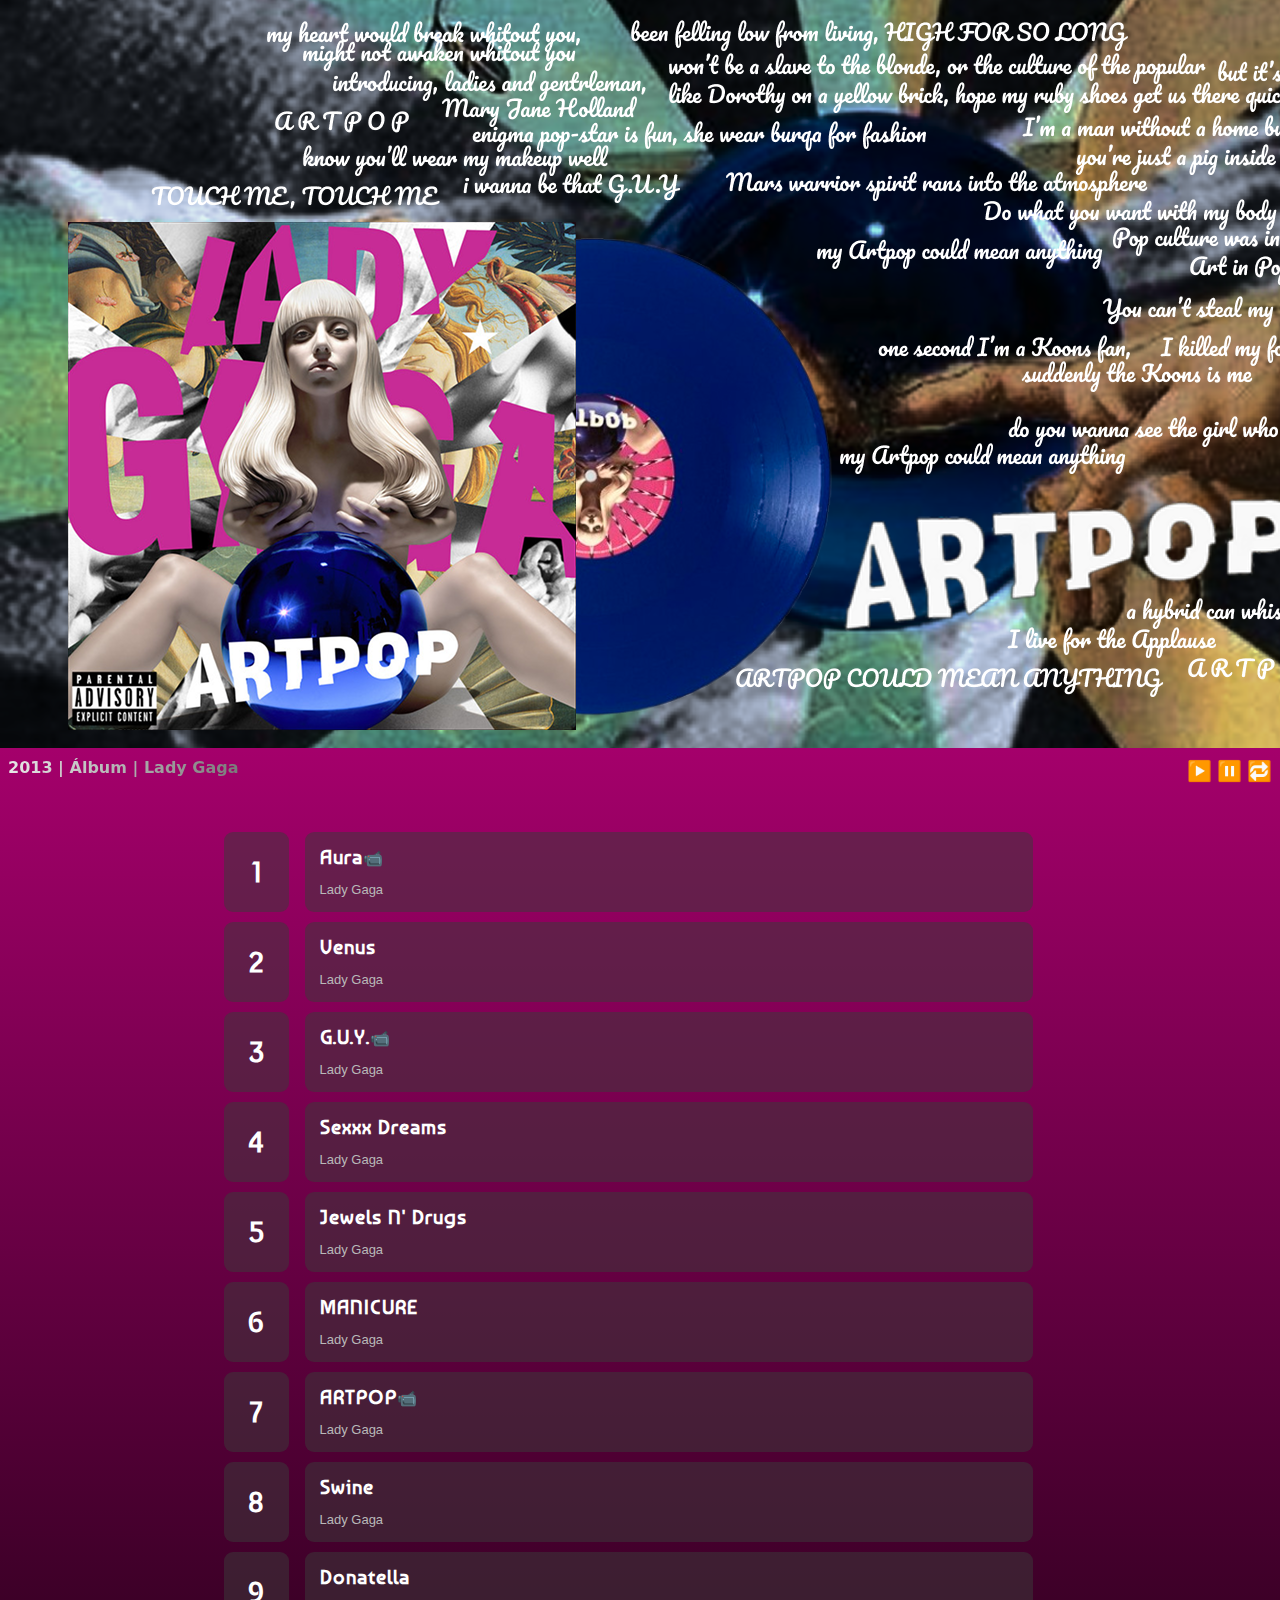
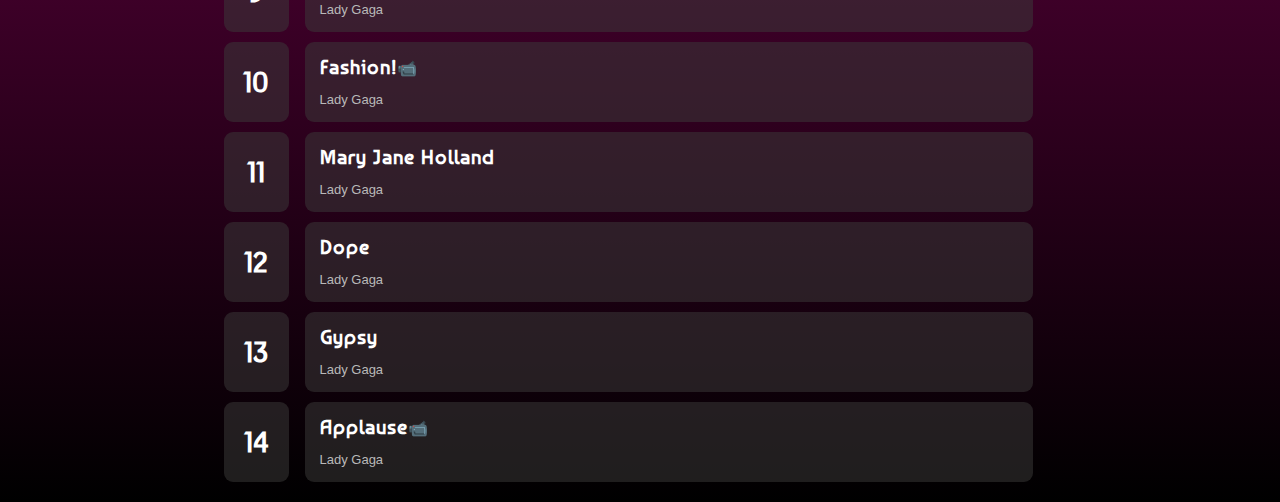
<file: Album/index.html>
<!DOCTYPE html>
<html lang="pt-BR">
<head>
  <meta charset="UTF-8">
  <meta name="viewport" content="width=device-width, initial-scale=1">
  <title>Lady Gaga - ARTPOP</title>
  <link href="https://cdn.jsdelivr.net/npm/bootstrap@5.3.3/dist/css/bootstrap.min.css" rel="stylesheet">
  <link rel="stylesheet" href="./css/style.css">
</head>
<body>
  <div class="header d-none d-md-block w-100">
    <img src="./img/ARTPOPbanner.png" class="">
  </div>

    <div class="w-100  mt-2 d-flex align-items-center justify-content-center">
      <div  class="d-flex justify-content-between w-100 px-2">
        <p class="info-up" >2013 | Álbum | Lady Gaga</p>
   
        <div>
          <button class="control-btn p-0">▶️</button>
          <button class="control-btn p-0">⏸️</button>
          <button class="control-btn p-0">🔁</button>
        </div>
      </div>
    </div>

  
  <div class="container mw-75">
    <div class="tracklist mt-3 m-auto row w-100">
      <div class="music d-flex row justify-content-center">
        <div class="track-number me-3 track d-flex text-center col-2">
          <span class="track-number">1</span>
        </div>
        <div class="track-name track col-8">Aura<span class="icon-video"></span><br><small>
            Lady Gaga</small>
        </div>
      </div>
      <div class="music d-flex row justify-content-center">
        <div class="track-number me-3 track d-flex text-center col-2">
          <span class="track-number">2</span>
        </div>
        <div class="track-name track col-8">Venus<br><small>
            Lady Gaga</small>
        </div>
      </div>
      <div class="music d-flex row justify-content-center">
        <div class="track-number me-3 track d-flex text-center col-2">
          <span class="track-number">3</span>
        </div>
        <div class="track-name track col-8">G.U.Y.<span class="icon-video"></span><br><small>
            Lady Gaga</small>
        </div>
      </div>
      <div class="music d-flex row justify-content-center">
        <div class="track-number me-3 track d-flex text-center col-2">
          <span class="track-number">4</span>
        </div>
        <div class="track-name track col-8">Sexxx Dreams</span><br><small>
            Lady Gaga</small>
        </div>
      </div>
      <div class="music d-flex row justify-content-center">
        <div class="track-number me-3 track d-flex text-center col-2">
          <span class="track-number">5</span>
        </div>
        <div class="track-name track col-8">Jewels N' Drugs</span><br><small>
            Lady Gaga</small>
        </div>
      </div>
      <div class="music d-flex row justify-content-center">
        <div class="track-number me-3 track d-flex text-center col-2">
          <span class="track-number">6</span>
        </div>
        <div class="track-name track col-8">MANICURE</span><br><small>
            Lady Gaga</small>
        </div>
      </div>
      <div class="music d-flex row justify-content-center">
        <div class="track-number me-3 track d-flex text-center col-2">
          <span class="track-number">7</span>
        </div>
        <div class="track-name track col-8">ARTPOP<span class="icon-video"></span><br><small>
            Lady Gaga</small>
        </div>
      </div>
      <div class="music d-flex row justify-content-center">
        <div class="track-number me-3 track d-flex text-center col-2">
          <span class="track-number">8</span>
        </div>
        <div class="track-name track col-8">Swine</span><br><small>
            Lady Gaga</small>
        </div>
      </div>
      <div class="music d-flex row justify-content-center">
        <div class="track-number me-3 track d-flex text-center col-2">
          <span class="track-number">9</span>
        </div>
        <div class="track-name track col-8">Donatella</span><br><small>
            Lady Gaga</small>
        </div>
      </div>
      <div class="music d-flex row justify-content-center">
        <div class="track-number me-3 track d-flex text-center col-2">
          <span class="track-number">10</span>
        </div>
        <div class="track-name track col-8">Fashion!<span class="icon-video"></span><br><small>
            Lady Gaga</small>
        </div>
      </div>
      <div class="music d-flex row justify-content-center">
        <div class="track-number me-3 track d-flex text-center col-2">
          <span class="track-number">11</span>
        </div>
        <div class="track-name track col-8">Mary Jane Holland</span><br><small>
            Lady Gaga</small>
        </div>
      </div>
      <div class="music d-flex row justify-content-center">
        <div class="track-number me-3 track d-flex text-center col-2">
          <span class="track-number">12</span>
        </div>
        <div class="track-name track col-8">Dope</span><br><small>
            Lady Gaga</small>
        </div>
      </div>
      <div class="music d-flex row justify-content-center">
        <div class="track-number me-3 track d-flex text-center col-2">
          <span class="track-number">13</span>
        </div>
        <div class="track-name track col-8">Gypsy</span><br><small>
            Lady Gaga</small>
        </div>
      </div>
      <div class="music d-flex row justify-content-center">
        <div class="track-number me-3 track d-flex text-center col-2">
          <span class="track-number">14</span>
        </div>
        <div onclick="" class="track-name track col-8 ">Applause<span class="icon-video"></span><br><small>
            Lady Gaga</small>
        </div>
      </div>
    </div>
    <script>
  document.querySelectorAll('.track-name').forEach(div => {
    div.style.cursor = 'pointer';
    div.addEventListener('click', function (e) {
      // Pega apenas o nome da música antes do <br>
      const html = this.innerHTML;
      const nomeMusica = html.split('<br>')[0].replace(/<[^>]*>/g, '').trim();
      // Gera o nome do arquivo igual ao script Node.js
      const nomeArquivo = nomeMusica.replace(/[\\/:*?"<>|]/g, '').replace(/\s+/g, '_');
      // Redireciona para o arquivo HTML da música
      window.location.href = `../Musica/${nomeArquivo}.html`;
    });
  });
</script>
  </div>
</body>
</html>
</file>
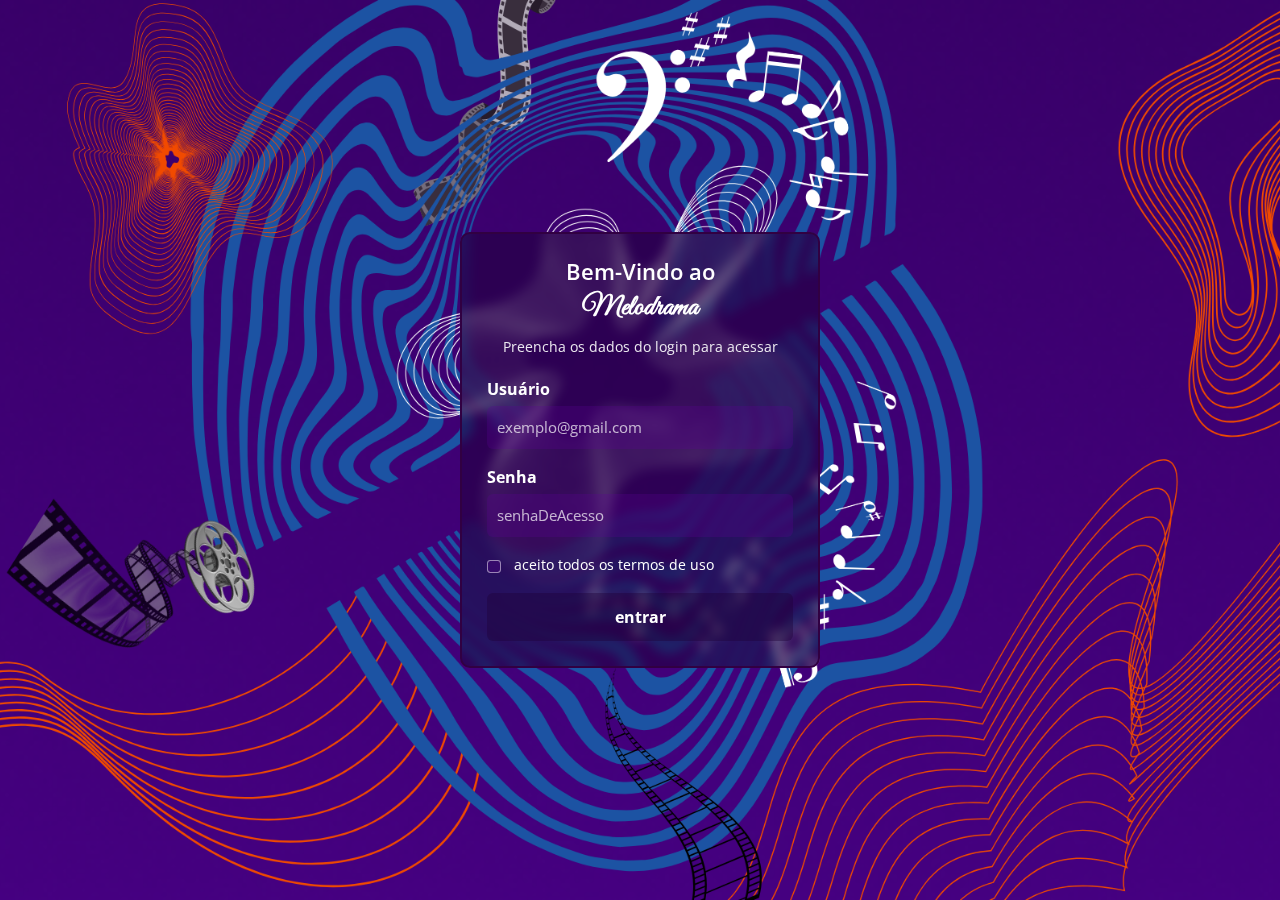
<file: login/index.html>
<!DOCTYPE html>
<html lang="pt-BR">
<head>
    <meta charset="UTF-8">
    <meta name="viewport" content="width=device-width, initial-scale=1.0">
    <title>Login Melodrama</title>
    <!-- Bootstrap CSS -->
    <link href="https://cdn.jsdelivr.net/npm/bootstrap@5.3.0/dist/css/bootstrap.min.css" rel="stylesheet">
    <!-- Google Fonts -->
    <link rel="preconnect" href="https://fonts.googleapis.com">
    <link rel="preconnect" href="https://fonts.gstatic.com" crossorigin>
    <link href="https://fonts.googleapis.com/css2?family=Great+Vibes&family=Open+Sans:wght@400;700&display=swap" rel="stylesheet">
    <!-- CSS personalizado -->
    <link rel="stylesheet" href="style.css">
</head>
<body>
    <div class="container">
        <div class="login-box">
            <h2>Bem-Vindo ao <span>Melodrama</span></h2>
            <p class="description">Preencha os dados do login para acessar</p>
            
            <form>
                <div class="mb-3">
                    <label for="email" class="form-label">Usuário</label>
                    <input type="email" class="form-control" id="email" placeholder="exemplo@gmail.com">
                </div>
                
                <div class="mb-3">
                    <label for="senha" class="form-label">Senha</label>
                    <input type="password" class="form-control" id="senha" placeholder="senhaDeAcesso">
                </div>
                
                <div class="mb-3 form-check checkbox">
                    <input type="checkbox" class="form-check-input" id="termos">
                    <label class="form-check-label" for="termos">aceito todos os termos de uso</label>
                </div>
                
                <a href="../index.html" class="d-block">
                    <button type="button" class="btn btn-primary">entrar</button>
                </a>
            </form>
        </div>
    </div>

    <!-- Bootstrap JS Bundle with Popper -->
    <script src="https://cdn.jsdelivr.net/npm/bootstrap@5.3.0/dist/js/bootstrap.bundle.min.js"></script>
</body>
</html>
</file>
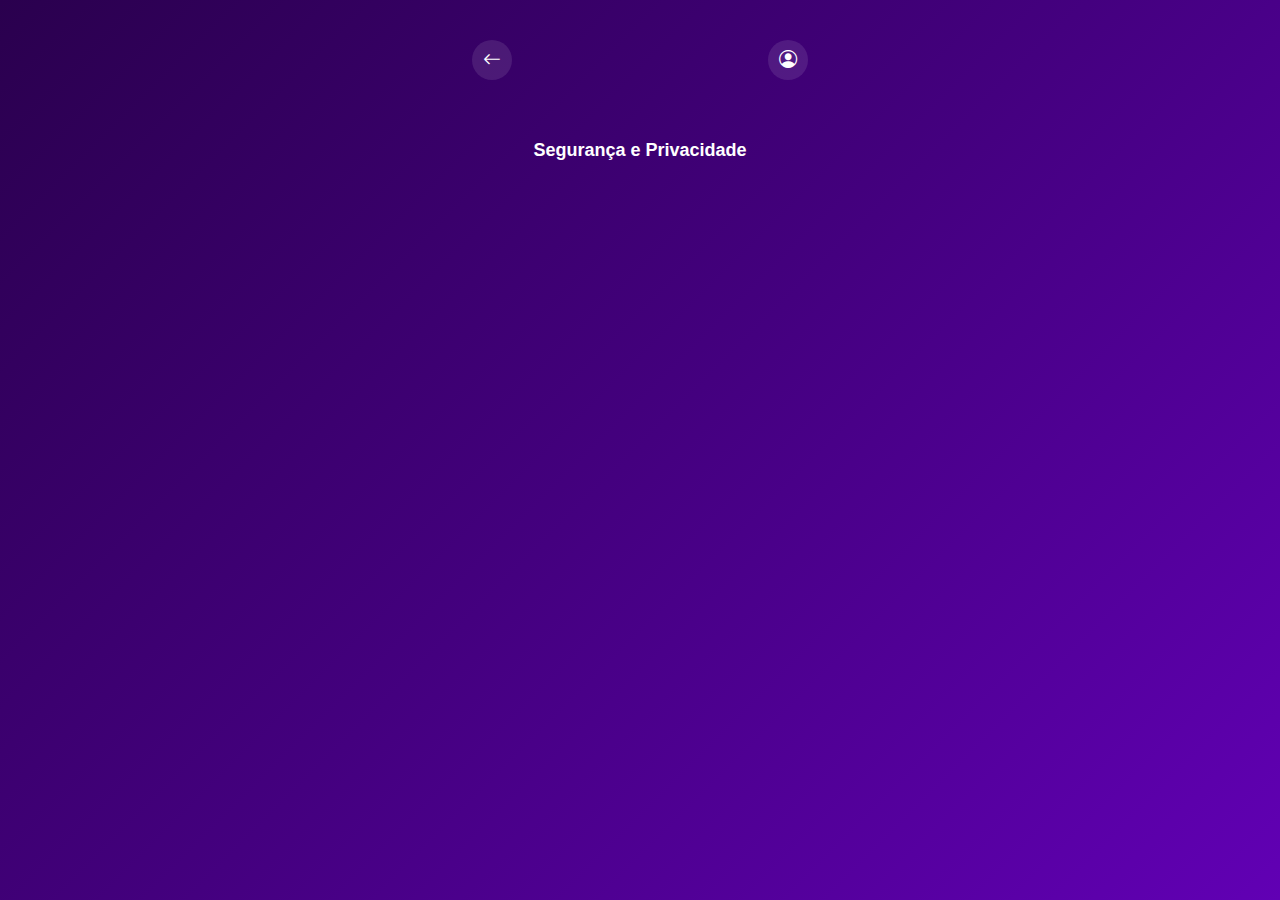
<file: sobre-2/index.html>
<!DOCTYPE html>
<html lang="pt-BR">
<head>
    <meta charset="UTF-8">
    <meta name="viewport" content="width=device-width, initial-scale=1.0">
    <title>Segurança e Privacidade</title>
    <!-- Bootstrap CSS -->
    <link href="https://cdn.jsdelivr.net/npm/bootstrap@5.3.0/dist/css/bootstrap.min.css" rel="stylesheet">
    <!-- Bootstrap Icons -->
    <link rel="stylesheet" href="https://cdn.jsdelivr.net/npm/bootstrap-icons@1.10.0/font/bootstrap-icons.css">
    <link rel="stylesheet" href="styles.css">
</head>
<body>
    <div class="container-fluid">
        <div class="row justify-content-center">
            <div class="col-12 col-sm-8 col-md-6 col-lg-4 main-container">
                <!-- Header -->
                <div class="header d-flex justify-content-between align-items-center">
                    <a href="../sobre/index.html">
                    <button class="btn back-btn" onclick="goBack()">
                        <i class="bi bi-arrow-left"></i>
                    </button>
                    </a>
                    <button class="btn profile-btn" onclick="openProfile()">
                        <i class="bi bi-person-circle"></i>
                    </button>
                </div>

                <!-- Title -->
                <h1 class="title text-center">Segurança e Privacidade</h1>

                <!-- Menu Section with Purple Background -->
                <div class="menu-container">
                    <div class="menu-item d-flex justify-content-between align-items-center" onclick="changeEmail()">
                        <span class="menu-text">Alterar e-mail</span>
                        <i class="bi bi-chevron-right arrow-icon"></i>
                    </div>

                    <div class="menu-item d-flex justify-content-between align-items-center" onclick="changePassword()">
                        <span class="menu-text">Alterar senha</span>
                        <i class="bi bi-chevron-right arrow-icon"></i>
                    </div>

                    <div class="menu-item d-flex justify-content-between align-items-center" onclick="accessInfo()">
                        <span class="menu-text">Acessar suas informações</span>
                        <i class="bi bi-chevron-right arrow-icon"></i>
                    </div>

                    <div class="menu-item d-flex justify-content-between align-items-center" onclick="viewBlocked()">
                        <span class="menu-text">Bloqueados</span>
                        <i class="bi bi-chevron-right arrow-icon"></i>
                    </div>
                </div>

                <!-- Logout Section - Centered -->
                 <a href="../index.html">
                <div class="logout-section position-absolute bottom-0 start-0 end-0">
                    <div class="logout-item d-flex justify-content-center align-items-center" onclick="logout()">
                        <i class="bi bi-box-arrow-right logout-icon me-3"></i>
                        <span class="logout-text">Sair</span>
                    </div>
                    </a>
                </div>
            </div>
        </div>
    </div>

    <!-- Bootstrap JS -->
    <script src="https://cdn.jsdelivr.net/npm/bootstrap@5.3.0/dist/js/bootstrap.bundle.min.js"></script>
    <script src="script.js"></script>
</body>
</html>
</file>
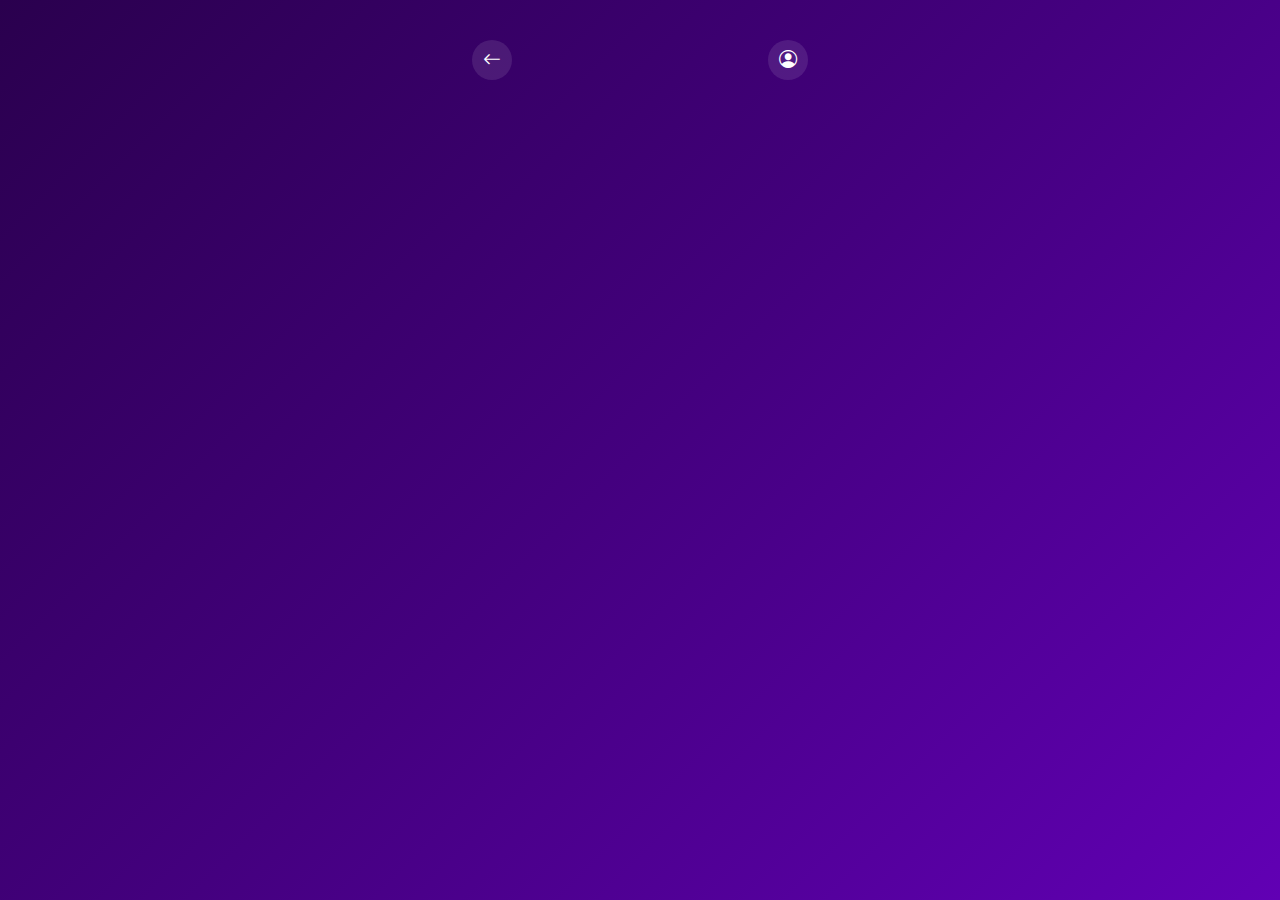
<file: sobre-3/index.html>
<!DOCTYPE html>
<html lang="pt-BR">
<head>
    <meta charset="UTF-8">
    <meta name="viewport" content="width=device-width, initial-scale=1.0">
    <title>Centro de Ajuda</title>
    <!-- Bootstrap CSS -->
    <link href="https://cdn.jsdelivr.net/npm/bootstrap@5.3.0/dist/css/bootstrap.min.css" rel="stylesheet">
    <!-- Bootstrap Icons -->
    <link rel="stylesheet" href="https://cdn.jsdelivr.net/npm/bootstrap-icons@1.10.0/font/bootstrap-icons.css">
    <link rel="stylesheet" href="styles.css">
</head>
<body>
    <div class="container-fluid">
        <div class="row justify-content-center">
            <div class="col-12 col-sm-8 col-md-6 col-lg-4 main-container">
                <!-- Header -->
                 <a href="../sobre-2/index.html">
                <div class="header d-flex justify-content-between align-items-center">
                    <button class="btn back-btn" onclick="goBack()">
                        <i class="bi bi-arrow-left"></i>
                    </button>
                    </a>
                    <button class="btn profile-btn" onclick="openProfile()">
                        <i class="bi bi-person-circle"></i>
                    </button>
                </div>

                <!-- Help Section -->
                <div class="help-section">
                    <p class="subtitle">Conte com a gente.</p>
                    <h1 class="title">Como Podemos Ajudar?</h1>
                    
                    <!-- Search Bar -->
                    <div class="search-container">
                        <input type="text" class="search-input" placeholder="Digite uma dúvida ou tema">
                        <button class="search-btn">
                            <i class="bi bi-search"></i>
                        </button>
                    </div>
                </div>

                <!-- Articles Section -->
                <div class="articles-section">
                    <h2 class="articles-title">Artigos de ajuda mais pesquisados</h2>
                    
                    <!-- Menu Container with Purple Background -->
                    <div class="menu-container">
                        <div class="menu-item d-flex justify-content-between align-items-center" onclick="openArticle('melodrama')">
                            <span class="menu-text">Sobre o melodrama</span>
                            <i class="bi bi-chevron-right arrow-icon"></i>
                        </div>

                        <div class="menu-item d-flex justify-content-between align-items-center" onclick="openArticle('voice')">
                            <span class="menu-text">Como gravar sua voz</span>
                            <i class="bi bi-chevron-right arrow-icon"></i>
                        </div>

                        <div class="menu-item d-flex justify-content-between align-items-center" onclick="openArticle('login')">
                            <span class="menu-text">Problemas para entrar</span>
                            <i class="bi bi-chevron-right arrow-icon"></i>
                        </div>

                        <div class="menu-item d-flex justify-content-between align-items-center" onclick="openArticle('devices')">
                            <span class="menu-text">Listas de despositivos</span>
                            <i class="bi bi-chevron-right arrow-icon"></i>
                        </div>

                        <div class="menu-item d-flex justify-content-between align-items-center" onclick="openArticle('chat')">
                            <span class="menu-text">Chat</span>
                            <i class="bi bi-chevron-right arrow-icon"></i>
                        </div>
<a href="../index.html">
                        <div class="menu-item logout-item d-flex justify-content-center align-items-center" onclick="logout()">
                            <span class="menu-text me-2">Sair</span>
                            <i class="bi bi-box-arrow-right logout-icon"></i>
                        </div>
                        </a>
                    </div>
                </div>
            </div>
        </div>
    </div>

    <!-- Bootstrap JS -->
    <script src="https://cdn.jsdelivr.net/npm/bootstrap@5.3.0/dist/js/bootstrap.bundle.min.js"></script>
    <script src="script.js"></script>
</body>
</html>
</file>
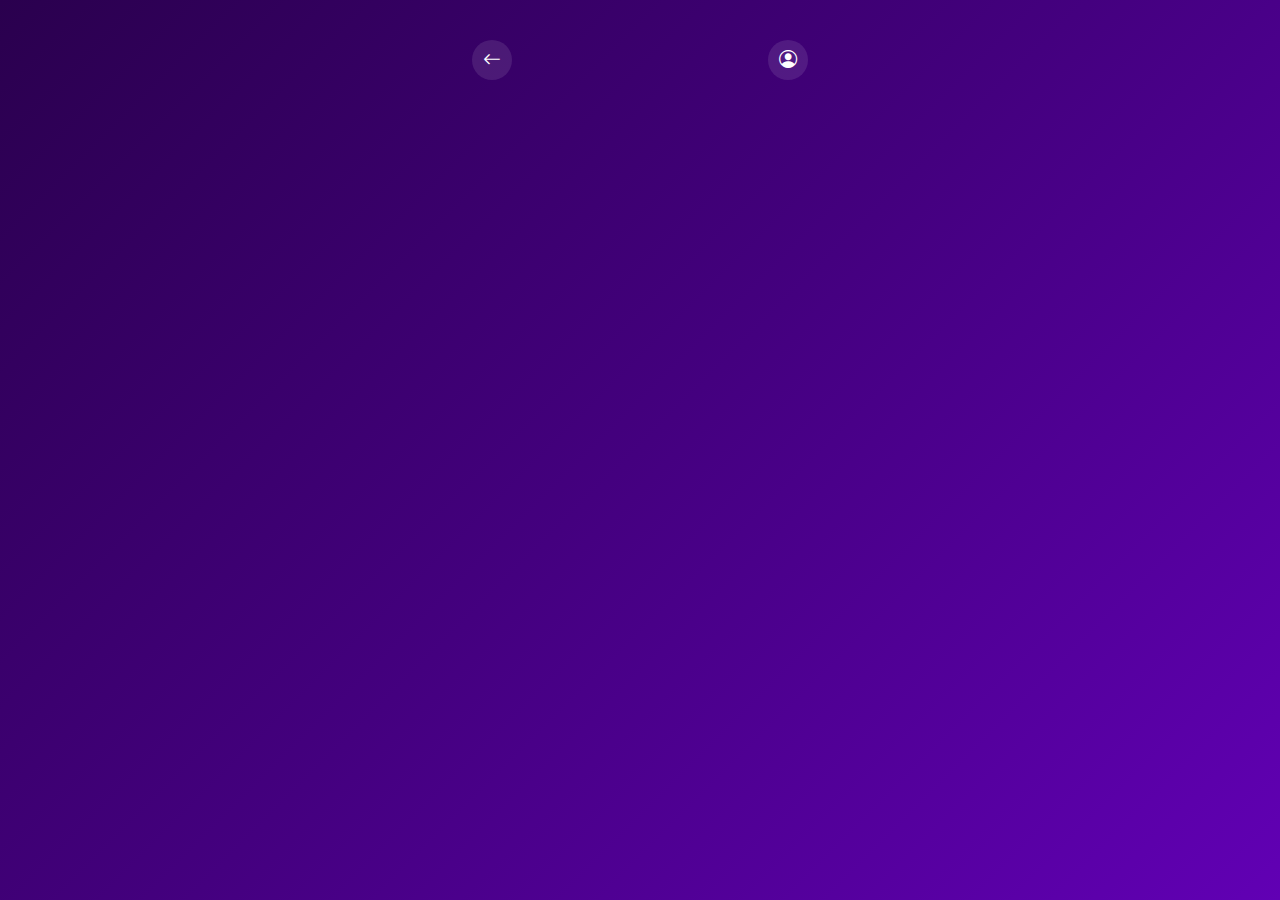
<file: app/sobre-3/index.html>
<!DOCTYPE html>
<html lang="pt-BR">
<head>
    <meta charset="UTF-8">
    <meta name="viewport" content="width=device-width, initial-scale=1.0">
    <title>Centro de Ajuda</title>
    <!-- Bootstrap CSS -->
    <link href="https://cdn.jsdelivr.net/npm/bootstrap@5.3.0/dist/css/bootstrap.min.css" rel="stylesheet">
    <!-- Bootstrap Icons -->
    <link rel="stylesheet" href="https://cdn.jsdelivr.net/npm/bootstrap-icons@1.10.0/font/bootstrap-icons.css">
    <link rel="stylesheet" href="styles.css">
</head>
<body>
    <div class="container-fluid">
        <div class="row justify-content-center">
            <div class="col-12 col-sm-8 col-md-6 col-lg-4 main-container">
                <!-- Header -->
                <div class="header d-flex justify-content-between align-items-center">
                    <button class="btn back-btn" onclick="goBack()">
                        <i class="bi bi-arrow-left"></i>
                    </button>
                    <button class="btn profile-btn" onclick="openProfile()">
                        <i class="bi bi-person-circle"></i>
                    </button>
                </div>

                <!-- Help Section -->
                <div class="help-section">
                    <p class="subtitle">Conte com a gente.</p>
                    <h1 class="title">Como Podemos Ajudar?</h1>
                    
                    <!-- Search Bar -->
                    <div class="search-container">
                        <input type="text" class="search-input" placeholder="Digite uma dúvida ou tema">
                        <button class="search-btn">
                            <i class="bi bi-search"></i>
                        </button>
                    </div>
                </div>

                <!-- Articles Section -->
                <div class="articles-section">
                    <h2 class="articles-title">Artigos de ajuda mais pesquisados</h2>
                    
                    <!-- Menu Container with Purple Background -->
                    <div class="menu-container">
                        <div class="menu-item d-flex justify-content-between align-items-center" onclick="openArticle('melodrama')">
                            <span class="menu-text">Sobre o melodrama</span>
                            <i class="bi bi-chevron-right arrow-icon"></i>
                        </div>

                        <div class="menu-item d-flex justify-content-between align-items-center" onclick="openArticle('voice')">
                            <span class="menu-text">Como gravar sua voz</span>
                            <i class="bi bi-chevron-right arrow-icon"></i>
                        </div>

                        <div class="menu-item d-flex justify-content-between align-items-center" onclick="openArticle('login')">
                            <span class="menu-text">Problemas para entrar</span>
                            <i class="bi bi-chevron-right arrow-icon"></i>
                        </div>

                        <div class="menu-item d-flex justify-content-between align-items-center" onclick="openArticle('devices')">
                            <span class="menu-text">Listas de despositivos</span>
                            <i class="bi bi-chevron-right arrow-icon"></i>
                        </div>

                        <div class="menu-item d-flex justify-content-between align-items-center" onclick="openArticle('chat')">
                            <span class="menu-text">Chat</span>
                            <i class="bi bi-chevron-right arrow-icon"></i>
                        </div>
<a href="../index.html">
                        <div class="menu-item logout-item d-flex justify-content-center align-items-center" onclick="logout()">
                            <span class="menu-text me-2">Sair</span>
                            <i class="bi bi-box-arrow-right logout-icon"></i>
                        </div>
                        </a>
                    </div>
                </div>
            </div>
        </div>
    </div>

    <!-- Bootstrap JS -->
    <script src="https://cdn.jsdelivr.net/npm/bootstrap@5.3.0/dist/js/bootstrap.bundle.min.js"></script>
    <script src="script.js"></script>
</body>
</html>
</file>
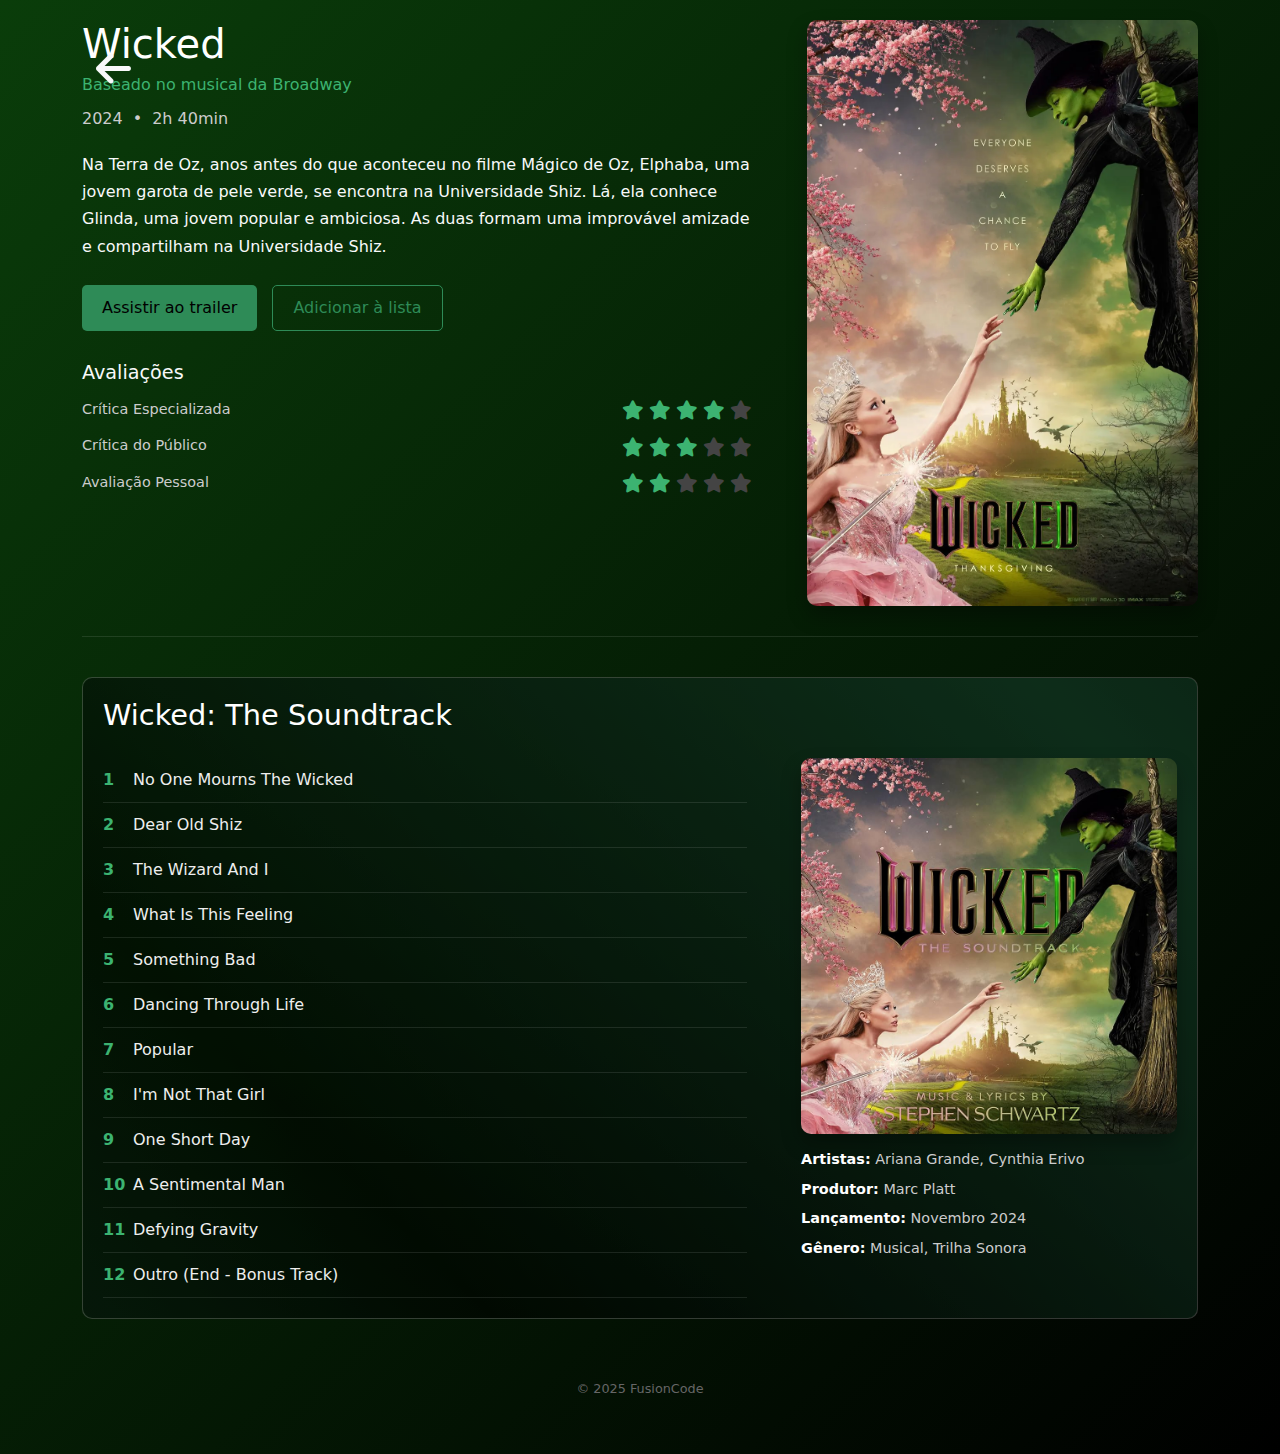
<file: resenhas/resenhas.html>
<!DOCTYPE html>
<html lang="pt-br">
  <head>
    <meta charset="UTF-8" />
    <meta name="viewport" content="width=device-width, initial-scale=1.0" />
    <title>Wicked - Resenha</title>
    <link rel="stylesheet" href="styles.css" />
    <link
      rel="stylesheet"
      href="https://cdnjs.cloudflare.com/ajax/libs/bootstrap/5.3.3/css/bootstrap.min.css"
      integrity="sha512-jnSuA4Ss2PkkikSOLtYs8BlYIeeIK1h99ty4YfvRPAlzr377vr3CXDb7sb7eEEBYjDtcYj+AjBH3FLv5uSJuXg=="
      crossorigin="anonymous"
      referrerpolicy="no-referrer"
    />
    <link
      rel="stylesheet"
      href="https://cdnjs.cloudflare.com/ajax/libs/font-awesome/6.0.0-beta3/css/all.min.css"
    />
  </head>
  <body>
    <div class="container">
      <a href="../index.html" class="position-fixed top-0 start-0 text-light m-5 ps-5">
        <i class="fas fa-arrow-left filled fs-1"></i>
      </a>
      <div class="review-section">
        <div class="movie-info">
          <div class="movie-header">
            <h1>Wicked</h1>
            <p class="subtitle">Baseado no musical da Broadway</p>
            <div class="basic-info">
              <span>2024</span>
              <span class="separator">•</span>
              <span>2h 40min</span>
            </div>
          </div>

          <div class="movie-description text-light">
            <p>
              Na Terra de Oz, anos antes do que aconteceu no filme Mágico de Oz,
              Elphaba, uma jovem garota de pele verde, se encontra na
              Universidade Shiz. Lá, ela conhece Glinda, uma jovem popular e
              ambiciosa. As duas formam uma improvável amizade e compartilham na
              Universidade Shiz.
            </p>
          </div>

          <div class="buttons">
            <button class="primary-btn" href="">Assistir ao trailer</button>
            <button class="secondary-btn">Adicionar à lista</button>
          </div>

          <div class="reviews-section text-light">
            <h3>Avaliações</h3>
            <div class="review-items">
              <div class="review-item">
                <span class="review-label">Crítica Especializada</span>
                <div class="stars">
                  <i class="fas fa-star filled"></i>
                  <i class="fas fa-star filled"></i>
                  <i class="fas fa-star filled"></i>
                  <i class="fas fa-star filled"></i>
                  <i class="fas fa-star"></i>
                </div>
              </div>
              <div class="review-item">
                <span class="review-label">Crítica do Público</span>
                <div class="stars">
                  <i class="fas fa-star filled"></i>
                  <i class="fas fa-star filled"></i>
                  <i class="fas fa-star filled"></i>
                  <i class="fas fa-star"></i>
                  <i class="fas fa-star"></i>
                </div>
              </div>
              <div class="review-item">
                <span class="review-label">Avaliação Pessoal</span>
                <div class="stars">
                  <i class="fas fa-star filled"></i>
                  <i class="fas fa-star filled"></i>
                  <i class="fas fa-star"></i>
                  <i class="fas fa-star"></i>
                  <i class="fas fa-star"></i>
                </div>
              </div>
            </div>
          </div>
        </div>

        <div class="movie-poster">
          <img src="../img/wickedposter.jpg" alt="Poster do filme Wicked" />
        </div>
      </div>

      <div class="soundtrack-section">
        <h2>Wicked: The Soundtrack</h2>

        <div class="soundtrack-content">
          <div class="track-list">
            <div class="track">
              <span class="track-number">1</span>
              <span class="track-name">No One Mourns The Wicked</span>
            </div>
            <div class="track">
              <span class="track-number">2</span>
              <span class="track-name">Dear Old Shiz</span>
            </div>
            <div class="track">
              <span class="track-number">3</span>
              <span class="track-name">The Wizard And I</span>
            </div>
            <div class="track">
              <span class="track-number">4</span>
              <span class="track-name">What Is This Feeling</span>
            </div>
            <div class="track">
              <span class="track-number">5</span>
              <span class="track-name">Something Bad</span>
            </div>
            <div class="track">
              <span class="track-number">6</span>
              <span class="track-name">Dancing Through Life</span>
            </div>
            <div class="track">
              <span class="track-number">7</span>
              <span class="track-name">Popular</span>
            </div>
            <div class="track">
              <span class="track-number">8</span>
              <span class="track-name">I'm Not That Girl</span>
            </div>
            <div class="track">
              <span class="track-number">9</span>
              <span class="track-name">One Short Day</span>
            </div>
            <div class="track">
              <span class="track-number">10</span>
              <span class="track-name">A Sentimental Man</span>
            </div>
            <div class="track">
              <span class="track-number">11</span>
              <span class="track-name">Defying Gravity</span>
            </div>
            <div class="track">
              <span class="track-number">12</span>
              <span class="track-name">Outro (End - Bonus Track)</span>
            </div>
          </div>

          <div class="album-cover">
            <img src="../img/wickedost.jpg" alt="Capa do álbum Wicked" />
            <div class="album-info">
              <p><strong>Artistas:</strong> Ariana Grande, Cynthia Erivo</p>
              <p><strong>Produtor:</strong> Marc Platt</p>
              <p><strong>Lançamento:</strong> Novembro 2024</p>
              <p><strong>Gênero:</strong> Musical, Trilha Sonora</p>
            </div>
          </div>
        </div>
      </div>

      <footer>
        <p>© 2025 FusionCode</p>
      </footer>
    </div>

    <script src="script.js"></script>
    <script
      src="https://cdnjs.cloudflare.com/ajax/libs/bootstrap/5.3.3/js/bootstrap.bundle.min.js"
      integrity="sha512-7Pi/otdlbbCR+LnW+F7PwFcSDJOuUJB3OxtEHbg4vSMvzvJjde4Po1v4BR9Gdc9aXNUNFVUY+SK51wWT8WF0Gg=="
      crossorigin="anonymous"
      referrerpolicy="no-referrer"
    ></script>
  </body>
</html>
</file>
<file: Album/css/style.css>
@font-face {
  font-family: "baumans";
  src: url(Baumans/Baumans-Regular.ttf);
}


body {
    background: linear-gradient(to bottom, #ff00a6, #000000);
    color: white;
    
  }
  small {
    font-family:Arial, Helvetica, sans-serif;
    font-weight: lighter;
    font-size: 13px;
    letter-spacing: 0px;
    color: #b9b9b9;
  }
  .header{
    max-width: 100%;
  }
  .tracklist {
    display: flex;
    border-radius: 10px;
    padding: 10px;
    margin-top: 20px;
    flex-direction: column;
    gap: 10px;
    padding: 20px 0;
    display: flex;
  }
  
  .track {
    padding: 10px 15px;
    background-color: #3c3a3a85;
    border-radius: 9px;
  }
  .track-number {
    font-weight: bold;
    font-size: 28px;
    flex: 1;
    max-width: 65px;
    align-items: center;
    justify-content: center;
    font-family: "baumans";
  }
  .track-name {
    max-width: 75%;
    font-family: "baumans";
    font-weight: bold;
    letter-spacing: 1px;
    font-size: 20px;
  }

  .control-btn {
    background: none;
    border: none;
    color: white;
    font-size: 20px;
  }
  .icon-video::after {
    content: "📹";
    font-size: 16px;
  }
  .info-up{
      font-weight: bold;
      background: linear-gradient(to right, #e8e8e8, #7a7a7a);
      background-clip: text;
      -webkit-text-fill-color: transparent;
  }
</file>
<file: sobre-2/styles.css>
* {
    margin: 0;
    padding: 0;
    box-sizing: border-box;
}

body {
    font-family: -apple-system, BlinkMacSystemFont, 'Segoe UI', Roboto, sans-serif;
   background: linear-gradient(135deg, #2a004e 0%, #44007f 50%, #6100b4 100%);
    min-height: 100vh;
    color: white;
    overflow-x: hidden;
}

.container-fluid {
    min-height: 100vh;
    padding: 0;
}

.main-container {
    min-height: 100vh;
    position: relative;
    max-width: 400px !important;
}

.header {
    padding: 20px;
    margin-top: 20px;
}

.back-btn, .profile-btn {
    width: 40px;
    height: 40px;
    border-radius: 50%;
    background: rgba(255, 255, 255, 0.1);
    border: none;
    display: flex;
    align-items: center;
    justify-content: center;
    cursor: pointer;
    transition: all 0.3s ease;
    color: white;
    font-size: 18px;
}

.back-btn:hover, .profile-btn:hover {
    background: rgba(255, 255, 255, 0.2);
    color: white;
    transform: scale(1.05);
}

.back-btn:focus, .profile-btn:focus {
    box-shadow: none;
    background: rgba(255, 255, 255, 0.2);
    color: white;
}

.title {
    font-size: 18px;
    font-weight: 600;
    margin: 40px 0 60px 0;
    padding: 0 20px;
}

/* Container principal do menu com fundo roxo */
.menu-container {
    margin: 0 20px;
    background: rgba(52, 20, 99, 0.9); /* Roxo mais visível */
    backdrop-filter: blur(10px);
    border-radius: 16px;
    padding: 0;
    box-shadow: 0 8px 32px rgba(0, 0, 0, 0.3);
    border: 1px solid rgba(255, 255, 255, 0.1);
    overflow: hidden;
}

.menu-item {
    padding: 20px 24px;
    cursor: pointer;
    transition: all 0.3s ease;
    border-bottom: 1px solid rgba(255, 255, 255, 0.1);
    position: relative;
}

.menu-item:last-child {
    border-bottom: none;
}

.menu-item:hover {
    background: rgba(255, 255, 255, 0.1);
    transform: translateX(5px);
}

.menu-item:active {
    background: rgba(255, 255, 255, 0.15);
    transform: translateX(2px);
}

.menu-text {
    font-size: 16px;
    font-weight: 400;
    color: white;
}

.arrow-icon {
    font-size: 16px;
    color: rgba(255, 255, 255, 0.7);
    transition: all 0.3s ease;
}

.menu-item:hover .arrow-icon {
    color: white;
    transform: translateX(3px);
}

.logout-section {
    padding: 20px;
    margin-bottom: 40px;
    text-align: center;
}

.logout-item {
    padding: 18px 0;
    cursor: pointer;
    transition: all 0.3s ease;
    border-radius: 12px;
    display: inline-flex;
    justify-content: center;
}

.logout-item:hover {
    background: rgba(255, 255, 255, 0.1);
    padding-left: 20px;
    padding-right: 20px;
    margin-left: -20px;
    margin-right: -20px;
}

.logout-icon {
    font-size: 20px;
    color: rgba(255, 255, 255, 0.8);
    transition: color 0.3s ease;
}

.logout-text {
    font-size: 16px;
    font-weight: 400;
    color: rgba(255, 255, 255, 0.9);
    transition: color 0.3s ease;
}

.logout-item:hover .logout-icon,
.logout-item:hover .logout-text {
    color: white;
}

/* Animações de entrada */
.menu-container {
    opacity: 0;
    transform: translateY(30px);
    animation: slideUpContainer 0.8s ease forwards;
    animation-delay: 0.2s;
}

.menu-item {
    opacity: 0;
    transform: translateX(-20px);
    animation: slideInLeft 0.6s ease forwards;
}

.menu-item:nth-child(1) { animation-delay: 0.4s; }
.menu-item:nth-child(2) { animation-delay: 0.5s; }
.menu-item:nth-child(3) { animation-delay: 0.6s; }
.menu-item:nth-child(4) { animation-delay: 0.7s; }

.logout-item {
    opacity: 0;
    transform: translateY(20px);
    animation: slideUp 0.6s ease forwards;
    animation-delay: 0.8s;
}

@keyframes slideUpContainer {
    to {
        opacity: 1;
        transform: translateY(0);
    }
}

@keyframes slideInLeft {
    to {
        opacity: 1;
        transform: translateX(0);
    }
}

@keyframes slideUp {
    to {
        opacity: 1;
        transform: translateY(0);
    }
}

/* Efeito de ripple */
.menu-item::before {
    content: '';
    position: absolute;
    top: 0;
    left: 0;
    width: 0;
    height: 100%;
    background: linear-gradient(90deg, transparent, rgba(255, 255, 255, 0.1), transparent);
    transition: width 0.5s ease;
}

.menu-item:hover::before {
    width: 100%;
}

/* Responsividade */
@media (max-width: 576px) {
    .main-container {
        max-width: 100% !important;
    }
    
    .title {
        font-size: 16px;
        margin: 30px 0 40px 0;
    }
    
    .menu-container {
        margin: 0 15px;
    }
    
    .menu-item {
        padding: 18px 20px;
    }
    
    .menu-text {
        font-size: 15px;
    }
}

@media (max-width: 480px) {
    .header {
        padding: 15px;
    }
    
    .logout-section {
        padding: 15px;
    }
}

/* Melhorias no Bootstrap */
.btn:focus {
    box-shadow: none !important;
}

.btn:active {
    transform: scale(0.95);
}

/* Efeito de brilho sutil no container */
.menu-container::after {
    content: '';
    position: absolute;
    top: 0;
    left: 0;
    right: 0;
    height: 1px;
    background: linear-gradient(90deg, transparent, rgba(255, 255, 255, 0.3), transparent);
}
</file>
<file: sobre-3/styles.css>
* {
    margin: 0;
    padding: 0;
    box-sizing: border-box;
}

body {
    font-family: -apple-system, BlinkMacSystemFont, 'Segoe UI', Roboto, sans-serif;
    background: linear-gradient(135deg, #2a004e 0%, #44007f 50%, #6100b4 100%);
    min-height: 100vh;
    color: white;
    overflow-x: hidden;
}

.container-fluid {
    min-height: 100vh;
    padding: 0;
}

.main-container {
    min-height: 100vh;
    position: relative;
    max-width: 400px !important;
}

.header {
    padding: 20px;
    margin-top: 20px;
}

.back-btn, .profile-btn {
    width: 40px;
    height: 40px;
    border-radius: 50%;
    background: rgba(255, 255, 255, 0.1);
    border: none;
    display: flex;
    align-items: center;
    justify-content: center;
    cursor: pointer;
    transition: all 0.3s ease;
    color: white;
    font-size: 18px;
}

.back-btn:hover, .profile-btn:hover {
    background: rgba(255, 255, 255, 0.2);
    color: white;
    transform: scale(1.05);
}

.back-btn:focus, .profile-btn:focus {
    box-shadow: none;
    background: rgba(255, 255, 255, 0.2);
    color: white;
}

.help-section {
    padding: 0 20px;
    margin-top: 20px;
}

.subtitle {
    font-size: 16px;
    font-weight: 400;
    margin-bottom: 8px;
    opacity: 0.9;
}

.title {
    font-size: 28px;
    font-weight: 700;
    margin-bottom: 24px;
}

.search-container {
    position: relative;
    margin-bottom: 40px;
}

.search-input {
    width: 100%;
    padding: 15px 50px 15px 20px;
    border-radius: 30px;
    border: none;
    background: rgba(255, 255, 255, 0.2);
    color: white;
    font-size: 16px;
    backdrop-filter: blur(5px);
    transition: all 0.3s ease;
}

.search-input::placeholder {
    color: rgba(255, 255, 255, 0.7);
}

.search-input:focus {
    outline: none;
    background: rgba(255, 255, 255, 0.25);
    box-shadow: 0 0 0 2px rgba(255, 255, 255, 0.3);
}

.search-btn {
    position: absolute;
    right: 5px;
    top: 50%;
    transform: translateY(-50%);
    width: 40px;
    height: 40px;
    border-radius: 50%;
    border: none;
    background: transparent;
    color: white;
    display: flex;
    align-items: center;
    justify-content: center;
    cursor: pointer;
    transition: all 0.3s ease;
}

.search-btn:hover {
    background: rgba(255, 255, 255, 0.1);
}

.articles-section {
    padding: 0 20px;
}

.articles-title {
    font-size: 16px;
    font-weight: 600;
    margin-bottom: 20px;
    opacity: 0.9;
}

/* Container principal do menu com fundo roxo */
.menu-container {
    background: rgba(59, 29, 105, 0.9); /* Roxo mais visível */
    backdrop-filter: blur(10px);
    border-radius: 16px;
    padding: 0;
    box-shadow: 0 8px 32px rgba(0, 0, 0, 0.3);
    border: 1px solid rgba(255, 255, 255, 0.1);
    overflow: hidden;
    margin-bottom: 40px;
}

.menu-item {
    padding: 20px 24px;
    cursor: pointer;
    transition: all 0.3s ease;
    border-bottom: 1px solid rgba(255, 255, 255, 0.1);
    position: relative;
}

.menu-item:last-child {
    border-bottom: none;
}

.menu-item:hover {
    background: rgba(255, 255, 255, 0.1);
    transform: translateX(5px);
}

.menu-item:active {
    background: rgba(255, 255, 255, 0.15);
    transform: translateX(2px);
}

.menu-text {
    font-size: 16px;
    font-weight: 400;
    color: white;
}

.arrow-icon {
    font-size: 16px;
    color: rgba(255, 255, 255, 0.7);
    transition: all 0.3s ease;
}

.menu-item:hover .arrow-icon {
    color: white;
    transform: translateX(3px);
}

.logout-item {
    justify-content: center !important;
}

.logout-icon {
    font-size: 18px;
    color: rgba(255, 255, 255, 0.8);
    transition: color 0.3s ease;
}

.logout-item:hover .logout-icon {
    color: white;
}

/* Animações de entrada */
.help-section {
    opacity: 0;
    transform: translateY(20px);
    animation: fadeIn 0.8s ease forwards;
}

.search-container {
    opacity: 0;
    transform: translateY(20px);
    animation: fadeIn 0.8s ease forwards;
    animation-delay: 0.2s;
}

.articles-title {
    opacity: 0;
    transform: translateY(20px);
    animation: fadeIn 0.8s ease forwards;
    animation-delay: 0.3s;
}

.menu-container {
    opacity: 0;
    transform: translateY(30px);
    animation: fadeIn 0.8s ease forwards;
    animation-delay: 0.4s;
}

.menu-item {
    opacity: 0;
    transform: translateX(-20px);
    animation: slideInLeft 0.6s ease forwards;
}

.menu-item:nth-child(1) { animation-delay: 0.5s; }
.menu-item:nth-child(2) { animation-delay: 0.6s; }
.menu-item:nth-child(3) { animation-delay: 0.7s; }
.menu-item:nth-child(4) { animation-delay: 0.8s; }
.menu-item:nth-child(5) { animation-delay: 0.9s; }
.menu-item:nth-child(6) { animation-delay: 1.0s; }

@keyframes fadeIn {
    to {
        opacity: 1;
        transform: translateY(0);
    }
}

@keyframes slideInLeft {
    to {
        opacity: 1;
        transform: translateX(0);
    }
}

/* Efeito de ripple */
.menu-item::before {
    content: '';
    position: absolute;
    top: 0;
    left: 0;
    width: 0;
    height: 100%;
    background: linear-gradient(90deg, transparent, rgba(255, 255, 255, 0.1), transparent);
    transition: width 0.5s ease;
}

.menu-item:hover::before {
    width: 100%;
}

/* Responsividade */
@media (max-width: 576px) {
    .main-container {
        max-width: 100% !important;
    }
    
    .title {
        font-size: 24px;
    }
    
    .menu-container {
        margin-bottom: 30px;
    }
    
    .menu-item {
        padding: 18px 20px;
    }
    
    .menu-text {
        font-size: 15px;
    }
}

@media (max-width: 480px) {
    .header {
        padding: 15px;
    }
    
    .help-section, .articles-section {
        padding: 0 15px;
    }
}

/* Melhorias no Bootstrap */
.btn:focus {
    box-shadow: none !important;
}

.btn:active {
    transform: scale(0.95);
}

/* Efeito de brilho sutil no container */
.menu-container::after {
    content: '';
    position: absolute;
    top: 0;
    left: 0;
    right: 0;
    height: 1px;
    background: linear-gradient(90deg, transparent, rgba(255, 255, 255, 0.3), transparent);
}
</file>
<file: app/sobre-3/styles.css>
* {
    margin: 0;
    padding: 0;
    box-sizing: border-box;
}

body {
    font-family: -apple-system, BlinkMacSystemFont, 'Segoe UI', Roboto, sans-serif;
    background: linear-gradient(135deg, #2a004e 0%, #44007f 50%, #6100b4 100%);
    min-height: 100vh;
    color: white;
    overflow-x: hidden;
}

.container-fluid {
    min-height: 100vh;
    padding: 0;
}

.main-container {
    min-height: 100vh;
    position: relative;
    max-width: 400px !important;
}

.header {
    padding: 20px;
    margin-top: 20px;
}

.back-btn, .profile-btn {
    width: 40px;
    height: 40px;
    border-radius: 50%;
    background: rgba(255, 255, 255, 0.1);
    border: none;
    display: flex;
    align-items: center;
    justify-content: center;
    cursor: pointer;
    transition: all 0.3s ease;
    color: white;
    font-size: 18px;
}

.back-btn:hover, .profile-btn:hover {
    background: rgba(255, 255, 255, 0.2);
    color: white;
    transform: scale(1.05);
}

.back-btn:focus, .profile-btn:focus {
    box-shadow: none;
    background: rgba(255, 255, 255, 0.2);
    color: white;
}

.help-section {
    padding: 0 20px;
    margin-top: 20px;
}

.subtitle {
    font-size: 16px;
    font-weight: 400;
    margin-bottom: 8px;
    opacity: 0.9;
}

.title {
    font-size: 28px;
    font-weight: 700;
    margin-bottom: 24px;
}

.search-container {
    position: relative;
    margin-bottom: 40px;
}

.search-input {
    width: 100%;
    padding: 15px 50px 15px 20px;
    border-radius: 30px;
    border: none;
    background: rgba(255, 255, 255, 0.2);
    color: white;
    font-size: 16px;
    backdrop-filter: blur(5px);
    transition: all 0.3s ease;
}

.search-input::placeholder {
    color: rgba(255, 255, 255, 0.7);
}

.search-input:focus {
    outline: none;
    background: rgba(255, 255, 255, 0.25);
    box-shadow: 0 0 0 2px rgba(255, 255, 255, 0.3);
}

.search-btn {
    position: absolute;
    right: 5px;
    top: 50%;
    transform: translateY(-50%);
    width: 40px;
    height: 40px;
    border-radius: 50%;
    border: none;
    background: transparent;
    color: white;
    display: flex;
    align-items: center;
    justify-content: center;
    cursor: pointer;
    transition: all 0.3s ease;
}

.search-btn:hover {
    background: rgba(255, 255, 255, 0.1);
}

.articles-section {
    padding: 0 20px;
}

.articles-title {
    font-size: 16px;
    font-weight: 600;
    margin-bottom: 20px;
    opacity: 0.9;
}

/* Container principal do menu com fundo roxo */
.menu-container {
    background: rgba(59, 29, 105, 0.9); /* Roxo mais visível */
    backdrop-filter: blur(10px);
    border-radius: 16px;
    padding: 0;
    box-shadow: 0 8px 32px rgba(0, 0, 0, 0.3);
    border: 1px solid rgba(255, 255, 255, 0.1);
    overflow: hidden;
    margin-bottom: 40px;
}

.menu-item {
    padding: 20px 24px;
    cursor: pointer;
    transition: all 0.3s ease;
    border-bottom: 1px solid rgba(255, 255, 255, 0.1);
    position: relative;
}

.menu-item:last-child {
    border-bottom: none;
}

.menu-item:hover {
    background: rgba(255, 255, 255, 0.1);
    transform: translateX(5px);
}

.menu-item:active {
    background: rgba(255, 255, 255, 0.15);
    transform: translateX(2px);
}

.menu-text {
    font-size: 16px;
    font-weight: 400;
    color: white;
}

.arrow-icon {
    font-size: 16px;
    color: rgba(255, 255, 255, 0.7);
    transition: all 0.3s ease;
}

.menu-item:hover .arrow-icon {
    color: white;
    transform: translateX(3px);
}

.logout-item {
    justify-content: center !important;
}

.logout-icon {
    font-size: 18px;
    color: rgba(255, 255, 255, 0.8);
    transition: color 0.3s ease;
}

.logout-item:hover .logout-icon {
    color: white;
}

/* Animações de entrada */
.help-section {
    opacity: 0;
    transform: translateY(20px);
    animation: fadeIn 0.8s ease forwards;
}

.search-container {
    opacity: 0;
    transform: translateY(20px);
    animation: fadeIn 0.8s ease forwards;
    animation-delay: 0.2s;
}

.articles-title {
    opacity: 0;
    transform: translateY(20px);
    animation: fadeIn 0.8s ease forwards;
    animation-delay: 0.3s;
}

.menu-container {
    opacity: 0;
    transform: translateY(30px);
    animation: fadeIn 0.8s ease forwards;
    animation-delay: 0.4s;
}

.menu-item {
    opacity: 0;
    transform: translateX(-20px);
    animation: slideInLeft 0.6s ease forwards;
}

.menu-item:nth-child(1) { animation-delay: 0.5s; }
.menu-item:nth-child(2) { animation-delay: 0.6s; }
.menu-item:nth-child(3) { animation-delay: 0.7s; }
.menu-item:nth-child(4) { animation-delay: 0.8s; }
.menu-item:nth-child(5) { animation-delay: 0.9s; }
.menu-item:nth-child(6) { animation-delay: 1.0s; }

@keyframes fadeIn {
    to {
        opacity: 1;
        transform: translateY(0);
    }
}

@keyframes slideInLeft {
    to {
        opacity: 1;
        transform: translateX(0);
    }
}

/* Efeito de ripple */
.menu-item::before {
    content: '';
    position: absolute;
    top: 0;
    left: 0;
    width: 0;
    height: 100%;
    background: linear-gradient(90deg, transparent, rgba(255, 255, 255, 0.1), transparent);
    transition: width 0.5s ease;
}

.menu-item:hover::before {
    width: 100%;
}

/* Responsividade */
@media (max-width: 576px) {
    .main-container {
        max-width: 100% !important;
    }
    
    .title {
        font-size: 24px;
    }
    
    .menu-container {
        margin-bottom: 30px;
    }
    
    .menu-item {
        padding: 18px 20px;
    }
    
    .menu-text {
        font-size: 15px;
    }
}

@media (max-width: 480px) {
    .header {
        padding: 15px;
    }
    
    .help-section, .articles-section {
        padding: 0 15px;
    }
}

/* Melhorias no Bootstrap */
.btn:focus {
    box-shadow: none !important;
}

.btn:active {
    transform: scale(0.95);
}

/* Efeito de brilho sutil no container */
.menu-container::after {
    content: '';
    position: absolute;
    top: 0;
    left: 0;
    right: 0;
    height: 1px;
    background: linear-gradient(90deg, transparent, rgba(255, 255, 255, 0.3), transparent);
}
</file>
<file: resenhas/styles.css>
@import url("https://fonts.googleapis.com/css2?family=Roboto:wght@300;400;500;700&display=swap");

* {
  margin: 0;
  padding: 0;
  box-sizing: border-box;
}

body {
  font-family: "Roboto", sans-serif;
  background: linear-gradient(135deg, #0a3d0a 0%, #000000 100%);
  color: #fff;
  line-height: 1.6;
}

.container {
  max-width: 1200px;
  margin: 0 auto;
  padding: 20px;
}

.review-section {
  display: flex;
  justify-content: space-between;
  margin-bottom: 40px;
  border-bottom: 1px solid rgba(255, 255, 255, 0.1);
  padding-bottom: 30px;
}

.movie-info {
  width: 60%;
}

.movie-header h1 {
  font-size: 2.5rem;
  margin-bottom: 5px;
  color: #fff;
}

.subtitle {
  font-size: 1rem;
  color: #3cb371;
  margin-bottom: 10px;
}

.basic-info {
  display: flex;
  align-items: center;
  margin-bottom: 20px;
  color: #ccc;
}

.separator {
  margin: 0 10px;
}

.movie-description {
  margin-bottom: 25px;
  line-height: 1.7;
}

.buttons {
  display: flex;
  gap: 15px;
  margin-bottom: 30px;
}

.primary-btn,
.secondary-btn {
  padding: 10px 20px;
  border: none;
  border-radius: 5px;
  cursor: pointer;
  font-weight: 500;
  transition: all 0.3s ease;
}

.primary-btn {
  background-color: #2e8b57;
  color: #000;
}

.secondary-btn {
  background-color: transparent;
  border: 1px solid #2e8b57;
  color: #2e8b57;
}

.primary-btn:hover {
  background-color: #3cb371;
}

.secondary-btn:hover {
  background-color: rgba(46, 139, 87, 0.1);
}

.reviews-section h3 {
  margin-bottom: 15px;
  font-size: 1.2rem;
}

.review-items {
  display: flex;
  flex-direction: column;
  gap: 15px;
}

.review-item {
  display: flex;
  justify-content: space-between;
  align-items: center;
}

.review-label {
  font-size: 0.9rem;
  color: #ccc;
}

.stars {
  display: flex;
  gap: 5px;
}

.stars i {
  color: #444;
  font-size: 1.2rem;
}

.stars i.filled {
  color: #3cb371;
}

.movie-poster {
  width: 35%;
}

.movie-poster img {
  width: 100%;
  border-radius: 10px;
  box-shadow: 0 10px 20px rgba(0, 0, 0, 0.3);
}

.soundtrack-section {
  margin-bottom: 40px;
  border: 1px solid rgba(255, 255, 255, 0.2);
  border-radius: 10px;
  padding: 20px;
  background-color: rgba(0, 0, 0, 0.3);
  position: relative;
  overflow: hidden;
}

.soundtrack-section::before {
  content: "";
  position: absolute;
  top: -2px;
  left: -2px;
  right: -2px;
  bottom: -2px;
  background: linear-gradient(
    45deg,
    transparent,
    rgba(60, 179, 113, 0.4),
    transparent,
    rgba(46, 139, 87, 0.6),
    transparent,
    rgba(60, 179, 113, 0.4),
    transparent
  );
  background-size: 400% 400%;
  border-radius: 12px;
  z-index: -1;
  animation: glowBorder 3s ease-in-out infinite;
}

@keyframes glowBorder {
  0%,
  100% {
    background-position: 0% 50%;
  }
  50% {
    background-position: 100% 50%;
  }
}

.soundtrack-section::after {
  content: "";
  position: absolute;
  top: 0;
  left: 0;
  right: 0;
  bottom: 0;
  background-color: rgba(0, 0, 0, 0.3);
  border-radius: 10px;
  z-index: -1;
}

.soundtrack-section h2 {
  margin-bottom: 25px;
  font-size: 1.8rem;
  color: #fff;
}

.soundtrack-content {
  display: flex;
  justify-content: space-between;
}

.track-list {
  width: 60%;
}

.track {
  display: flex;
  align-items: center;
  padding: 10px 0;
  border-bottom: 1px solid rgba(255, 255, 255, 0.1);
}

.track-number {
  width: 30px;
  font-weight: 700;
  color: #3cb371;
}

.track-name {
  color: #eee;
}

.album-cover {
  width: 35%;
  display: flex;
  flex-direction: column;
}

.album-cover img {
  width: 100%;
  border-radius: 10px;
  margin-bottom: 15px;
  box-shadow: 0 10px 20px rgba(0, 0, 0, 0.3);
}

.album-info p {
  margin-bottom: 8px;
  font-size: 0.9rem;
  color: #ccc;
}

.album-info strong {
  color: #fff;
}

footer {
  text-align: center;
  padding: 20px 0;
  color: #666;
  font-size: 0.8rem;
}

@media (max-width: 768px) {
  .review-section,
  .soundtrack-content {
    flex-direction: column;
  }

  .movie-info,
  .movie-poster,
  .track-list,
  .album-cover {
    width: 100%;
  }

  .movie-poster,
  .album-cover {
    margin-top: 30px;
  }
}
</file>
<file: login/style.css>
/* Importação de fontes */
@import url('https://fonts.googleapis.com/css2?family=Great+Vibes&family=Open+Sans:wght@400;700&display=swap');

/* Reset e estilos gerais */
* {
    margin: 0;
    padding: 0;
    box-sizing: border-box;
}

html, body {
    height: 100%;
    overflow: hidden;
}

body {
    font-family: 'Open Sans', sans-serif;
    display: flex;
    align-items: center;
    justify-content: center;
    background-image: url('../IMG/Sem\ nome\ \(440\ x\ 956\ px\)\ \(1720\ x\ 1117\ px\).png');
    background-size: cover;
    background-position: center;
    background-repeat: no-repeat;
}

/* Container principal - simplificado */
.container {
    width: 100%;
    max-width: 400px;
    padding: 0 20px;
}

/* Estilo da caixa de login */
.login-box {
    background-color: rgba(31, 0, 58, 0.55);
    border: 2px solid #310042;
    border-radius: 10px;
    padding: 25px;
    color: white;
    text-align: center;
    backdrop-filter: blur(6px);
    -webkit-backdrop-filter: blur(6px);
    animation: fadeIn 1s ease;
}

/* Estilo do título */
.login-box h2 {
    font-size: 1.4rem;
    margin-bottom: 10px;
    font-weight: 600;
}

.login-box h2 span {
    font-family: 'Great Vibes', cursive;
    font-size: 1.8rem;
    display: block;
    margin-top: 5px;
}

/* Descrição */
.description {
    font-size: 0.9rem;
    margin-bottom: 20px;
    color: rgba(255, 255, 255, 0.9);
}

/* Estilo para labels */
.form-label {
    color: white;
    font-weight: bold;
    margin-bottom: 5px;
    display: block;
    text-align: left;
}

/* Estilo para inputs */
.form-control {
    background-color: rgba(94, 0, 148, 0.27);
    border: none;
    color: white;
    padding: 10px;
    font-size: 0.95rem;
    border-radius: 6px;
    width: 100%;
    margin-bottom: 10px;
}

.form-control:focus {
    background-color: rgba(94, 0, 148, 0.4);
    border-color: #310042;
    box-shadow: 0 0 0 0.25rem rgba(94, 0, 148, 0.25);
    color: white;
}

.form-control::placeholder {
    color: rgba(255, 255, 255, 0.7);
}

/* Estilo para checkbox */
.checkbox {
    display: flex;
    align-items: center;
    font-size: 0.85rem;
    margin: 15px 0;
    text-align: left;
}

.form-check-input {
    background-color: rgba(94, 0, 148, 0.27);
    border-color: rgba(255, 255, 255, 0.5);
    margin-right: 8px;
}

.form-check-input:checked {
    background-color: #310042;
    border-color: #310042;
}

.form-check-label {
    margin-left: 5px;
    font-weight: normal;
    color: white;
}

/* Estilo para botão */
.btn-primary {
    background-color: rgba(29, 0, 54, 0.4);
    border: none;
    padding: 12px;
    font-weight: bold;
    font-size: 1rem;
    transition: background 0.3s ease;
    text-transform: lowercase;
    width: 100%;
    border-radius: 6px;
}

.btn-primary:hover {
    background-color: #1F003A;
}

/* Animação de entrada */
@keyframes fadeIn {
    from {
        opacity: 0;
        transform: translateY(-20px);
    }
    to {
        opacity: 1;
        transform: translateY(0);
    }
}

/* Ajustes responsivos */
@media (max-width: 576px) {
    .login-box {
        padding: 20px;
    }
    
    .login-box h2 {
        font-size: 1.2rem;
    }
    
    .login-box h2 span {
        font-size: 1.6rem;
    }
}
</file>
